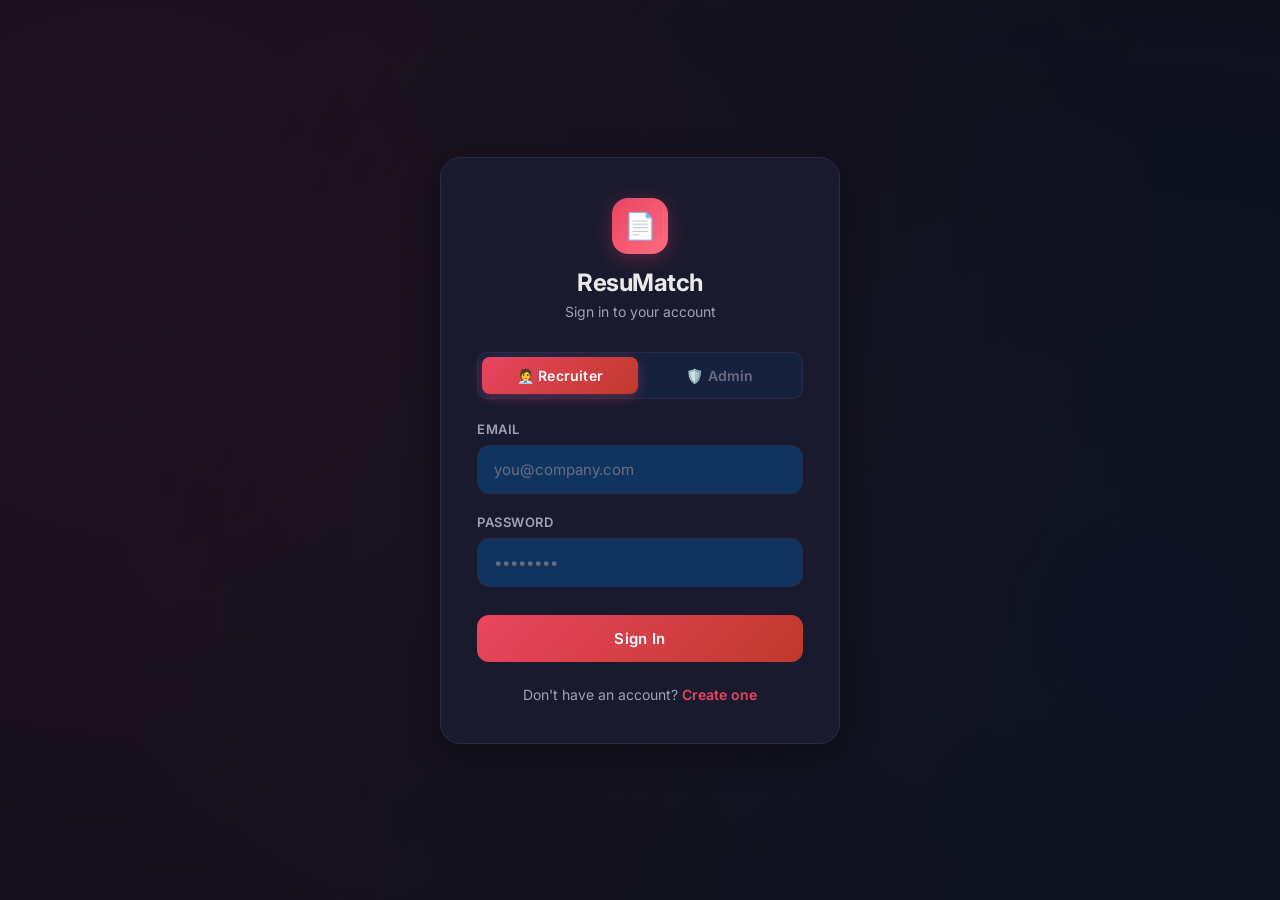
<file: frontend/index.html>
<!DOCTYPE html>
<html lang="en">
<head>
  <meta charset="UTF-8" />
  <meta name="viewport" content="width=device-width, initial-scale=1.0" />
  <meta name="description" content="ResuMatch - AI-Driven Applicant Tracking System. Sign in to manage your recruiting pipeline." />
  <title>ResuMatch — Login</title>
  <link rel="preconnect" href="https://fonts.googleapis.com" />
  <link href="https://fonts.googleapis.com/css2?family=Inter:wght@400;500;600;700&display=swap" rel="stylesheet" />
  <link rel="stylesheet" href="css/style.css" />
</head>
<body>
  <div class="auth-wrapper">
    <div class="auth-card">
      <!-- Brand -->
      <div class="brand">
        <div class="brand-icon">📄</div>
        <h1>ResuMatch</h1>
        <p>Sign in to your account</p>
      </div>

      <!-- Login Form -->
      <form id="login-form" onsubmit="handleLogin(event)">

        <!-- Role Toggle -->
        <div class="role-toggle" id="role-toggle">
          <button type="button" class="role-tab active" id="role-recruiter" onclick="selectRole('recruiter')">
            🧑‍💼 Recruiter
          </button>
          <button type="button" class="role-tab" id="role-admin" onclick="selectRole('admin')">
            🛡️ Admin
          </button>
        </div>
        <input type="hidden" id="login-role" value="recruiter" />

        <div class="form-group">
          <label for="email">Email</label>
          <input type="email" id="email" placeholder="you@company.com" required />
        </div>

        <div class="form-group">
          <label for="password">Password</label>
          <input type="password" id="password" placeholder="••••••••" required />
        </div>

        <button type="submit" class="btn-primary" id="login-btn">Sign In</button>
      </form>

      <!-- Footer -->
      <div class="auth-footer">
        Don't have an account? <a href="signup.html">Create one</a>
      </div>
    </div>
  </div>

  <script src="js/auth.js"></script>
  <script>redirectIfLoggedIn();</script>
</body>
</html>
</file>
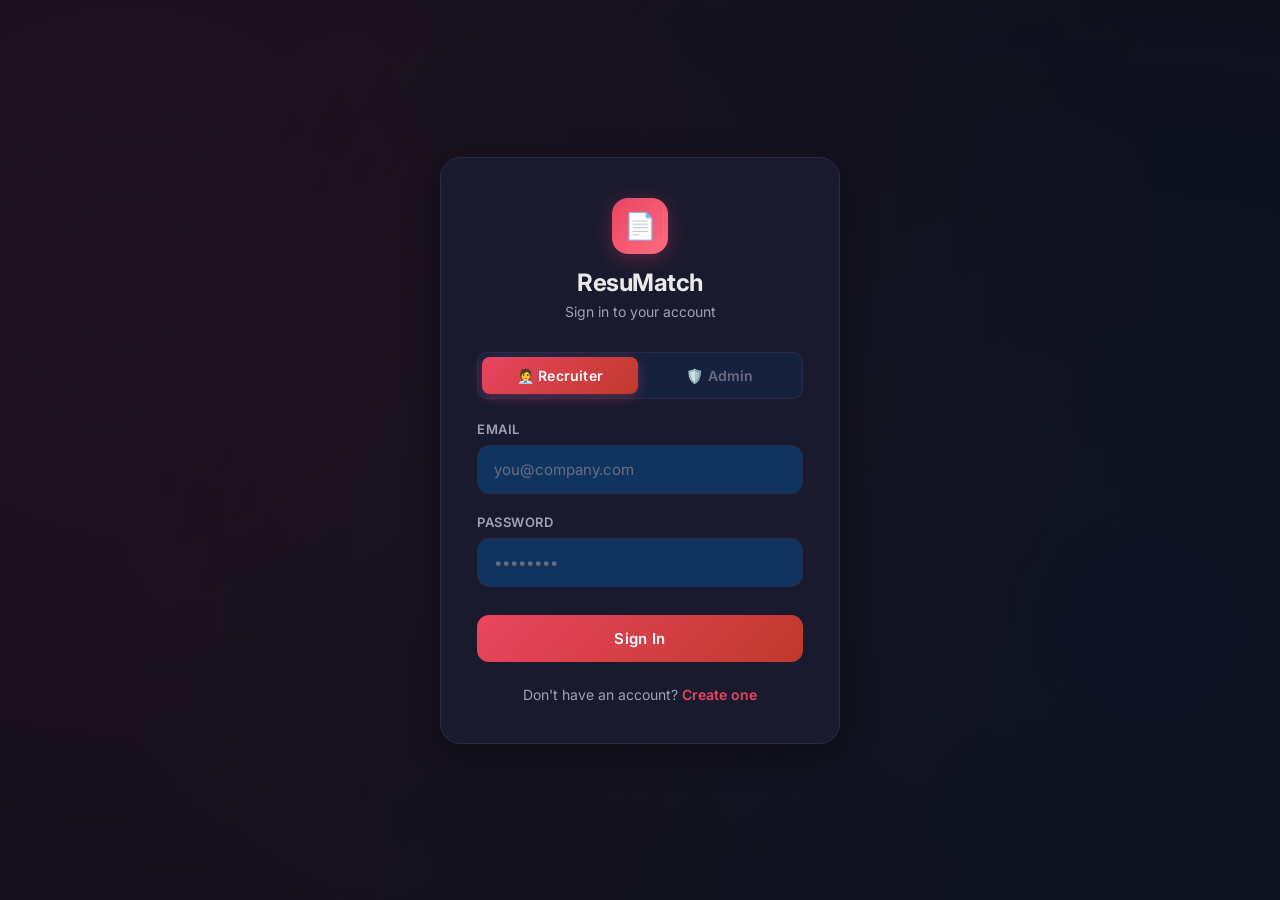
<file: frontend/dashboard.html>
<!DOCTYPE html>
<html lang="en">
<head>
  <meta charset="UTF-8" />
  <meta name="viewport" content="width=device-width, initial-scale=1.0" />
  <meta name="description" content="ResuMatch Dashboard - Manage your applicant tracking pipeline." />
  <title>ResuMatch — Dashboard</title>
  <link rel="preconnect" href="https://fonts.googleapis.com" />
  <link href="https://fonts.googleapis.com/css2?family=Inter:wght@400;500;600;700&display=swap" rel="stylesheet" />
  <link rel="stylesheet" href="css/style.css" />
</head>
<body class="app-body">

  <!-- ── Top Navigation ──────────────────────────────────── -->
  <nav class="top-nav" id="top-nav">
    <div class="nav-inner">
      <a href="dashboard.html" class="nav-brand">
        <div class="nav-brand-icon">📄</div>
        <span>ResuMatch</span>
      </a>
      <div class="nav-links">
        <a href="dashboard.html" class="nav-link active" id="nav-dashboard">Dashboard</a>
        <a href="jobs.html" class="nav-link" id="nav-jobs">Jobs</a>
      </div>
      <div class="nav-user">
        <span class="nav-user-name" id="nav-user-name"></span>
        <button class="nav-logout-btn" id="nav-logout-btn" onclick="logout()">Sign Out</button>
      </div>
    </div>
  </nav>

  <!-- ── Page Content ────────────────────────────────────── -->
  <main class="page-content" style="max-width: 960px;">

    <!-- ── Overview Cards ──────────────────────────────── -->
    <div class="overview-grid" id="overview-grid">

      <!-- Total Jobs -->
      <div class="stat-card" id="rc-stat-jobs">
        <div class="stat-icon stat-icon--pink">💼</div>
        <div class="stat-body">
          <div class="stat-value" id="rc-total-jobs">—</div>
          <div class="stat-label">My Jobs</div>
          <div class="stat-sub" id="rc-jobs-sub">— open · — closed</div>
        </div>
      </div>

      <!-- Resumes Processed -->
      <div class="stat-card" id="rc-stat-resumes">
        <div class="stat-icon stat-icon--teal">📄</div>
        <div class="stat-body">
          <div class="stat-value" id="rc-total-resumes">—</div>
          <div class="stat-label">Resumes Processed</div>
        </div>
      </div>

      <!-- Avg Match Score -->
      <div class="stat-card" id="rc-stat-score">
        <div class="stat-icon stat-icon--gold">⭐</div>
        <div class="stat-body">
          <div class="stat-value" id="rc-avg-score">—</div>
          <div class="stat-label">Avg Match Score</div>
        </div>
      </div>

      <!-- Best Match -->
      <div class="stat-card" id="rc-stat-best">
        <div class="stat-icon stat-icon--blue">🏆</div>
        <div class="stat-body">
          <div class="stat-value" id="rc-best-match">—</div>
          <div class="stat-label">Best Match</div>
          <div class="stat-sub">Top candidate score</div>
        </div>
      </div>

    </div>

    <!-- ── Profile Card ─────────────────────────────────── -->
    <div class="dashboard-card">
      <!-- Welcome -->
      <h1 class="welcome">Welcome, <span id="user-name">...</span> 👋</h1>
      <p class="subtitle">Here's your profile overview</p>

      <!-- Profile Info -->
      <div class="profile-grid">
        <div class="profile-item">
          <span class="label">Name</span>
          <span class="value" id="profile-name">—</span>
        </div>
        <div class="profile-item">
          <span class="label">Email</span>
          <span class="value" id="profile-email">—</span>
        </div>
        <div class="profile-item">
          <span class="label">Role</span>
          <span class="value" id="profile-role">—</span>
        </div>
        <div class="profile-item">
          <span class="label">Joined</span>
          <span class="value" id="profile-joined">—</span>
        </div>
      </div>

      <!-- Quick Actions -->
      <div class="quick-actions">
        <a href="jobs.html" class="quick-action-link" id="go-to-jobs">
          📋 Manage Job Postings
          <span class="arrow">→</span>
        </a>
      </div>
    </div>
  </main>

  <script src="js/auth.js"></script>
  <script>
    loadDashboard();
    loadRecruiterStats();
    // Show user name in nav
    const user = getUser();
    if (user) {
      document.getElementById("nav-user-name").textContent = user.name;
    }
  </script>
</body>
</html>
</file>
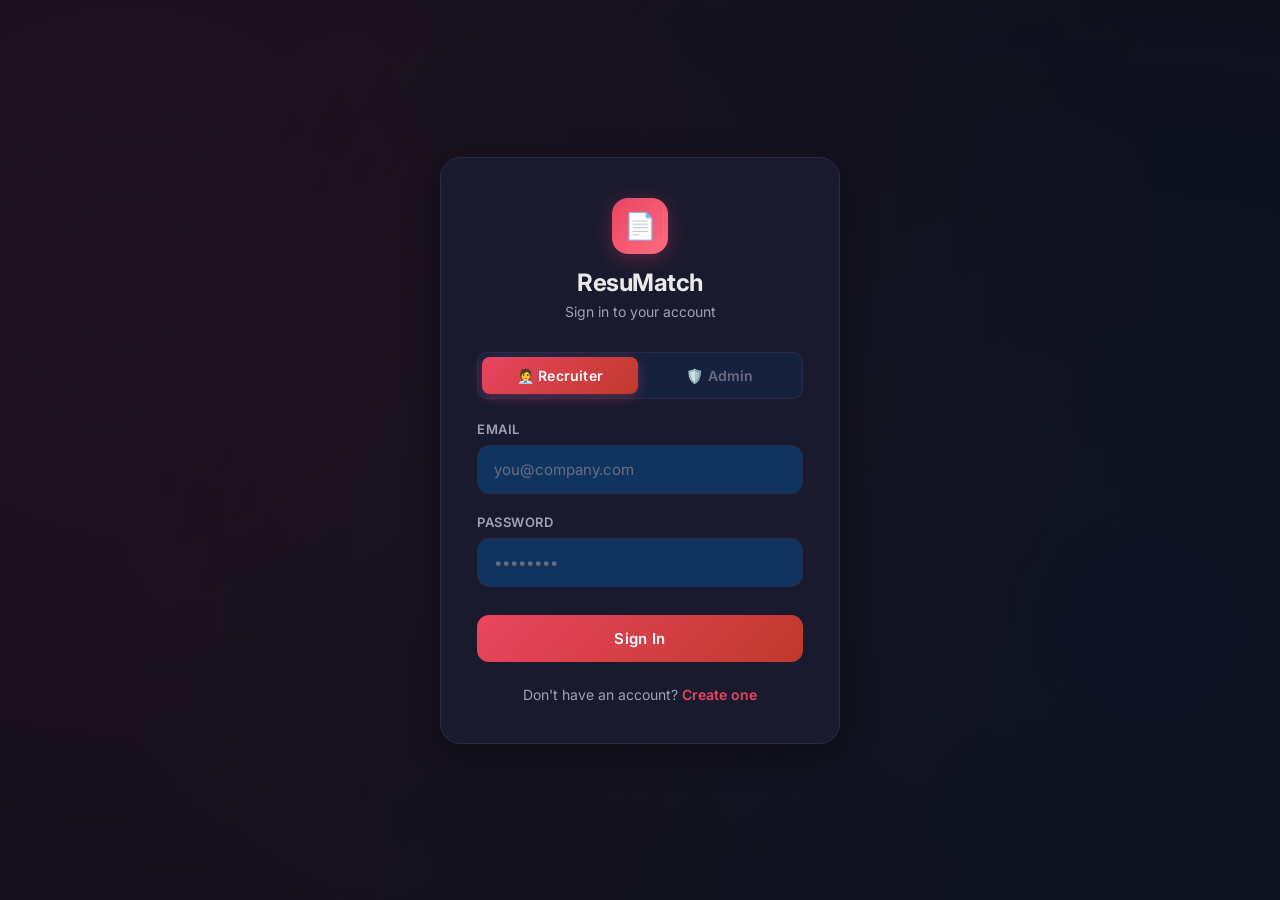
<file: frontend/jobs.html>
<!DOCTYPE html>
<html lang="en">
<head>
  <meta charset="UTF-8" />
  <meta name="viewport" content="width=device-width, initial-scale=1.0" />
  <meta name="description" content="ResuMatch — Manage your job postings and recruiting pipeline." />
  <title>ResuMatch — Job Postings</title>
  <link rel="preconnect" href="https://fonts.googleapis.com" />
  <link href="https://fonts.googleapis.com/css2?family=Inter:wght@400;500;600;700&display=swap" rel="stylesheet" />
  <link rel="stylesheet" href="css/style.css" />
</head>
<body class="app-body">

  <!-- ── Top Navigation ──────────────────────────────────── -->
  <nav class="top-nav" id="top-nav">
    <div class="nav-inner">
      <a href="dashboard.html" class="nav-brand">
        <div class="nav-brand-icon">📄</div>
        <span>ResuMatch</span>
      </a>
      <div class="nav-links">
        <a href="dashboard.html" class="nav-link" id="nav-dashboard">Dashboard</a>
        <a href="jobs.html" class="nav-link active" id="nav-jobs">Jobs</a>
      </div>
      <div class="nav-user">
        <span class="nav-user-name" id="nav-user-name"></span>
        <button class="nav-logout-btn" id="nav-logout-btn" onclick="logout()">Sign Out</button>
      </div>
    </div>
  </nav>

  <!-- ── Page Content: Jobs List ─────────────────────────── -->
  <main class="page-content" id="jobs-list-view">

    <!-- Header -->
    <div class="page-header">
      <div class="page-header-left">
        <h1>Job Postings</h1>
        <span class="count-badge" id="job-count-badge">0</span>
      </div>
      <button class="btn-create" id="btn-new-job" onclick="openCreateModal()">
        <span class="btn-icon">＋</span> New Job
      </button>
    </div>

    <!-- Jobs Grid -->
    <div class="jobs-grid" id="jobs-grid">
      <!-- Rendered by JS -->
    </div>

    <!-- Empty State -->
    <div class="empty-state hidden" id="empty-state">
      <div class="empty-icon">📋</div>
      <h2>No job postings yet</h2>
      <p>Create your first job posting to start attracting candidates.</p>
      <button class="btn-create" onclick="openCreateModal()">
        <span class="btn-icon">＋</span> Create First Job
      </button>
    </div>

    <!-- Loading State -->
    <div class="jobs-loading" id="jobs-loading">
      <span class="spinner"></span> Loading jobs...
    </div>
  </main>

  <!-- ── Full Page: Upload & Score Resumes ────────────────── -->
  <main class="page-content hidden" id="upload-page-view">

    <!-- Back button + Header -->
    <div class="page-header">
      <div class="page-header-left">
        <button class="btn-back" id="btn-back-to-jobs" onclick="backToJobs()">
          <svg width="20" height="20" viewBox="0 0 24 24" fill="none" stroke="currentColor" stroke-width="2" stroke-linecap="round" stroke-linejoin="round"><polyline points="15 18 9 12 15 6"/></svg>
          Back
        </button>
        <h1 id="upload-page-title">Upload & Score Resumes</h1>
      </div>
      <button class="btn-delete-job hidden" id="btn-delete-job-page" onclick="deleteJobFromPage()">
        <svg width="16" height="16" viewBox="0 0 24 24" fill="none" stroke="currentColor" stroke-width="2" stroke-linecap="round" stroke-linejoin="round"><polyline points="3 6 5 6 21 6"/><path d="M19 6v14a2 2 0 0 1-2 2H7a2 2 0 0 1-2-2V6m3 0V4a2 2 0 0 1 2-2h4a2 2 0 0 1 2 2v2"/></svg>
        Delete Job & Results
      </button>
    </div>

    <p class="upload-page-subtitle">Job: <strong id="upload-job-name"></strong></p>

    <!-- Upload Content Area -->
    <div class="upload-page-content">

      <!-- Step 1: Dropzone -->
      <div id="upload-step-dropzone">
        <div class="upload-dropzone" id="upload-dropzone"
             ondrop="handleUploadDrop(event)"
             ondragover="handleUploadDragOver(event)"
             ondragleave="handleUploadDragLeave(event)"
             onclick="triggerFileInput()">
          <div class="dropzone-icon">
            <svg width="48" height="48" viewBox="0 0 24 24" fill="none" stroke="currentColor" stroke-width="1.5" stroke-linecap="round" stroke-linejoin="round">
              <path d="M21 15v4a2 2 0 0 1-2 2H5a2 2 0 0 1-2-2v-4"/>
              <polyline points="17 8 12 3 7 8"/>
              <line x1="12" y1="3" x2="12" y2="15"/>
            </svg>
          </div>
          <p class="dropzone-text">Drag & drop resumes here</p>
          <p class="dropzone-hint">or click to browse files</p>
          <span class="dropzone-formats">PDF, DOC, DOCX · Max 10 MB each</span>
        </div>
        <input type="file" id="resume-file-input" class="hidden" multiple
               accept=".pdf,.doc,.docx,application/pdf,application/msword,application/vnd.openxmlformats-officedocument.wordprocessingml.document"
               onchange="handleFileInputChange(event)" />

        <!-- File list -->
        <div class="upload-file-list" id="upload-file-list"></div>

        <!-- Upload action -->
        <div class="upload-page-actions" id="upload-actions">
          <button type="button" class="btn-primary upload-btn-full" id="submit-upload-btn" disabled onclick="uploadResumes()">
            <svg width="18" height="18" viewBox="0 0 24 24" fill="none" stroke="currentColor" stroke-width="2" stroke-linecap="round" stroke-linejoin="round" style="vertical-align: middle; margin-right: 6px;"><path d="M21 15v4a2 2 0 0 1-2 2H5a2 2 0 0 1-2-2v-4"/><polyline points="17 8 12 3 7 8"/><line x1="12" y1="3" x2="12" y2="15"/></svg>
            Upload & Get Scores
          </button>
        </div>
      </div>

      <!-- Step 2: Progress -->
      <div class="upload-progress-area hidden" id="upload-progress-area">
        <div class="upload-progress-track">
          <div class="upload-progress-bar" id="upload-progress-bar"></div>
        </div>
        <p class="upload-progress-text" id="upload-progress-text">Uploading & parsing… 0%</p>
      </div>

      <!-- Step 3: Results Table -->
      <div class="results-area hidden" id="results-area">
        <div class="results-header">
          <h3>📊 Match Results</h3>
          <span class="results-count" id="results-count"></span>
        </div>
        <div class="results-table-wrapper">
          <table class="results-table" id="results-table">
            <thead>
              <tr>
                <th>Rank</th>
                <th>Resume ID</th>
                <th>Name</th>
                <th>Email</th>
                <th>Skills</th>
                <th>Score</th>
              </tr>
            </thead>
            <tbody id="results-tbody">
              <!-- Rendered by JS -->
            </tbody>
          </table>
        </div>
      </div>
    </div>
  </main>

  <!-- ── Create Job Modal ────────────────────────────────── -->
  <div class="modal-overlay hidden" id="create-modal">
    <div class="modal-card">
      <div class="modal-header">
        <h2>Create New Job</h2>
        <button class="modal-close" id="modal-close-btn" onclick="closeCreateModal()">✕</button>
      </div>
      <form id="create-job-form" onsubmit="handleCreateJob(event)">
        <div class="modal-body">
          <div class="form-group">
            <label for="job-title">Job Title *</label>
            <input type="text" id="job-title" placeholder="e.g. Senior Frontend Engineer" required />
          </div>
          <div class="form-row">
            <div class="form-group">
              <label for="job-department">Department</label>
              <input type="text" id="job-department" placeholder="e.g. Engineering" />
            </div>
            <div class="form-group">
              <label for="job-location">Location</label>
              <input type="text" id="job-location" placeholder="e.g. Remote / NYC" />
            </div>
          </div>
          <div class="form-group">
            <label for="job-type">Type</label>
            <select id="job-type">
              <option value="Full-time">Full-time</option>
              <option value="Part-time">Part-time</option>
              <option value="Contract">Contract</option>
              <option value="Internship">Internship</option>
            </select>
          </div>
          <div class="form-group">
            <label for="job-description">Description</label>
            <textarea id="job-description" rows="4" placeholder="Describe the role, responsibilities, and team..."></textarea>
          </div>
          <div class="form-group">
            <label for="job-requirements">Requirements</label>
            <textarea id="job-requirements" rows="3" placeholder="Skills, experience, and qualifications needed..."></textarea>
          </div>
        </div>
        <div class="modal-footer">
          <button type="button" class="btn-secondary" onclick="closeCreateModal()">Cancel</button>
          <button type="submit" class="btn-primary" id="create-job-btn">Create Job</button>
        </div>
      </form>
    </div>
  </div>

  <!-- ── Delete Confirmation Modal ───────────────────────── -->
  <div class="modal-overlay hidden" id="delete-modal">
    <div class="modal-card modal-sm">
      <div class="modal-header">
        <h2>Delete Job</h2>
        <button class="modal-close" id="delete-modal-close" onclick="closeDeleteModal()">✕</button>
      </div>
      <div class="modal-body">
        <p class="delete-msg">Are you sure you want to delete <strong id="delete-job-title"></strong>? This action cannot be undone.</p>
      </div>
      <div class="modal-footer">
        <button type="button" class="btn-secondary" onclick="closeDeleteModal()">Cancel</button>
        <button type="button" class="btn-danger" id="confirm-delete-btn" onclick="confirmDelete()">Delete</button>
      </div>
    </div>
  </div>

  <script src="js/auth.js"></script>
  <script src="js/jobs.js"></script>
  <script>initJobsPage();</script>
</body>
</html>
</file>
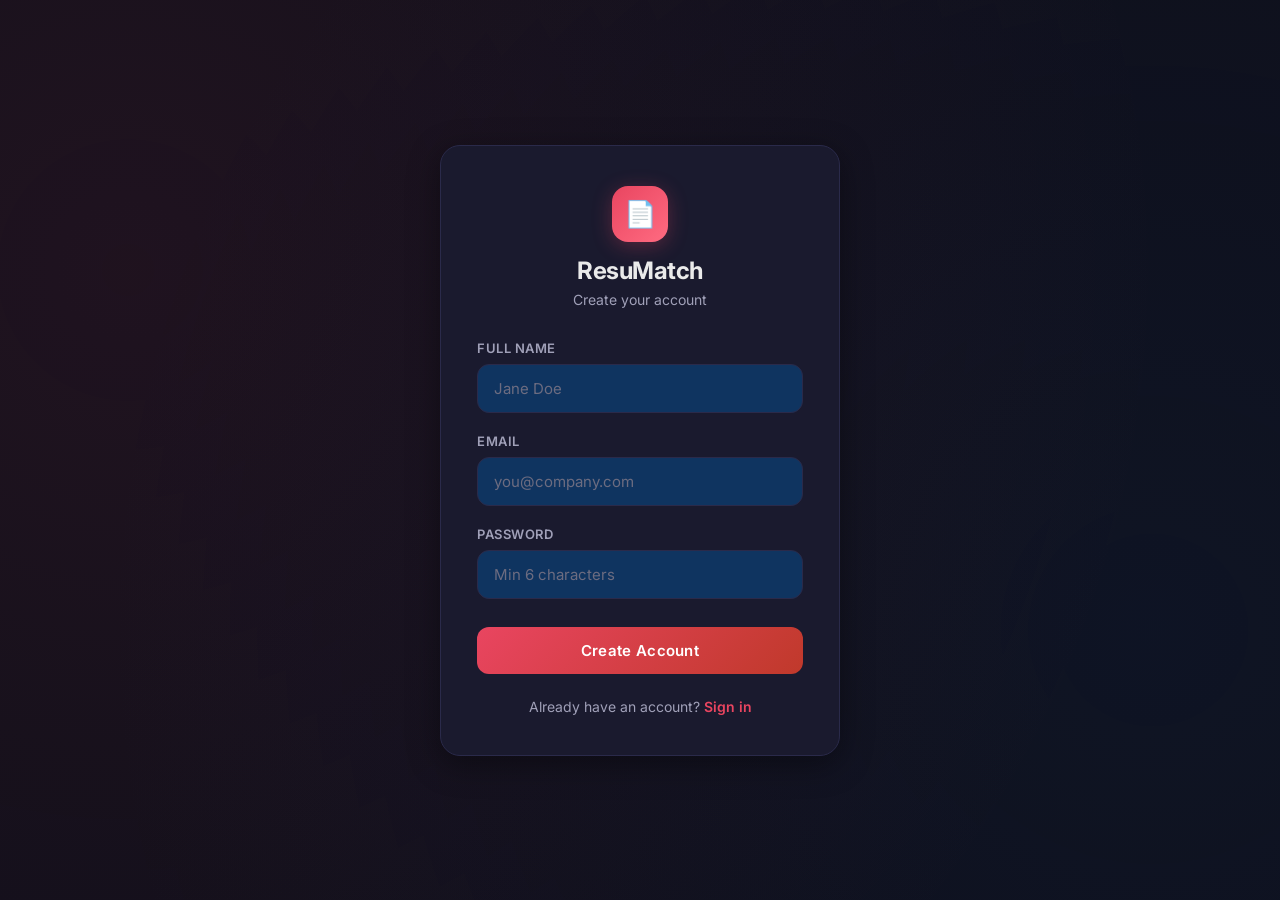
<file: frontend/signup.html>
<!DOCTYPE html>
<html lang="en">
<head>
  <meta charset="UTF-8" />
  <meta name="viewport" content="width=device-width, initial-scale=1.0" />
  <meta name="description" content="Create your ResuMatch account to start matching candidates to jobs." />
  <title>ResuMatch — Sign Up</title>
  <link rel="preconnect" href="https://fonts.googleapis.com" />
  <link href="https://fonts.googleapis.com/css2?family=Inter:wght@400;500;600;700&display=swap" rel="stylesheet" />
  <link rel="stylesheet" href="css/style.css" />
</head>
<body>
  <div class="auth-wrapper">
    <div class="auth-card">
      <!-- Brand -->
      <div class="brand">
        <div class="brand-icon">📄</div>
        <h1>ResuMatch</h1>
        <p>Create your account</p>
      </div>

      <!-- Signup Form -->
      <form id="signup-form" onsubmit="handleSignup(event)">
        <div class="form-group">
          <label for="name">Full Name</label>
          <input type="text" id="name" placeholder="Jane Doe" required />
        </div>

        <div class="form-group">
          <label for="email">Email</label>
          <input type="email" id="email" placeholder="you@company.com" required />
        </div>

        <div class="form-group">
          <label for="password">Password</label>
          <input type="password" id="password" placeholder="Min 6 characters" required minlength="6" />
        </div>

        <button type="submit" class="btn-primary" id="signup-btn">Create Account</button>
      </form>

      <!-- Footer -->
      <div class="auth-footer">
        Already have an account? <a href="index.html">Sign in</a>
      </div>
    </div>
  </div>

  <script src="js/auth.js"></script>
  <script>redirectIfLoggedIn();</script>
</body>
</html>
</file>
<file: frontend/css/style.css>
/* ── CSS Variables & Reset ─────────────────────────────── */
:root {
  --bg-primary: #0f0f1a;
  --bg-secondary: #1a1a2e;
  --bg-card: #16213e;
  --bg-input: #0f3460;
  --accent: #e94560;
  --accent-hover: #ff6b81;
  --text-primary: #eaeaea;
  --text-secondary: #a0a0b8;
  --text-muted: #6c6c80;
  --border: #2a2a4a;
  --success: #2ecc71;
  --error: #e74c3c;
  --radius: 12px;
  --shadow: 0 8px 32px rgba(0, 0, 0, 0.4);
  --transition: 0.3s ease;
}

* {
  margin: 0;
  padding: 0;
  box-sizing: border-box;
}

body {
  font-family: 'Inter', 'Segoe UI', sans-serif;
  background: var(--bg-primary);
  color: var(--text-primary);
  min-height: 100vh;
  display: flex;
  align-items: center;
  justify-content: center;
  overflow: hidden;
}

/* ── Animated Background ──────────────────────────────── */
body::before {
  content: '';
  position: fixed;
  top: -50%;
  left: -50%;
  width: 200%;
  height: 200%;
  background: radial-gradient(circle at 30% 40%, rgba(233, 69, 96, 0.08) 0%, transparent 50%),
              radial-gradient(circle at 70% 60%, rgba(15, 52, 96, 0.15) 0%, transparent 50%);
  animation: bgFloat 20s ease-in-out infinite alternate;
  z-index: 0;
  pointer-events: none;
}

@keyframes bgFloat {
  0% { transform: translate(0, 0) rotate(0deg); }
  100% { transform: translate(-30px, -20px) rotate(3deg); }
}

/* ── Auth Container ───────────────────────────────────── */
.auth-wrapper {
  position: relative;
  z-index: 1;
  width: 100%;
  max-width: 440px;
  padding: 20px;
}

.auth-card {
  background: var(--bg-secondary);
  border: 1px solid var(--border);
  border-radius: 20px;
  padding: 40px 36px;
  box-shadow: var(--shadow);
  backdrop-filter: blur(10px);
  animation: cardSlideUp 0.6s ease-out;
}

@keyframes cardSlideUp {
  from { opacity: 0; transform: translateY(30px); }
  to { opacity: 1; transform: translateY(0); }
}

/* ── Logo / Brand ─────────────────────────────────────── */
.brand {
  text-align: center;
  margin-bottom: 32px;
}

.brand-icon {
  width: 56px;
  height: 56px;
  background: linear-gradient(135deg, var(--accent), #ff6b81);
  border-radius: 16px;
  display: inline-flex;
  align-items: center;
  justify-content: center;
  font-size: 26px;
  margin-bottom: 14px;
  box-shadow: 0 4px 20px rgba(233, 69, 96, 0.3);
}

.brand h1 {
  font-size: 24px;
  font-weight: 700;
  letter-spacing: -0.5px;
}

.brand p {
  color: var(--text-secondary);
  font-size: 14px;
  margin-top: 6px;
}

/* ── Form ─────────────────────────────────────────────── */
.form-group {
  margin-bottom: 20px;
}

.form-group label {
  display: block;
  font-size: 13px;
  font-weight: 600;
  color: var(--text-secondary);
  margin-bottom: 8px;
  text-transform: uppercase;
  letter-spacing: 0.5px;
}

.form-group input,
.form-group select {
  width: 100%;
  padding: 14px 16px;
  background: var(--bg-input);
  border: 1px solid var(--border);
  border-radius: var(--radius);
  color: var(--text-primary);
  font-size: 15px;
  font-family: inherit;
  transition: border-color var(--transition), box-shadow var(--transition);
  outline: none;
}

.form-group input::placeholder {
  color: var(--text-muted);
}

.form-group input:focus,
.form-group select:focus {
  border-color: var(--accent);
  box-shadow: 0 0 0 3px rgba(233, 69, 96, 0.15);
}

.form-group select option {
  background: var(--bg-secondary);
  color: var(--text-primary);
}

/* ── Button ───────────────────────────────────────────── */
.btn-primary {
  width: 100%;
  padding: 14px;
  background: linear-gradient(135deg, var(--accent), #c0392b);
  color: #fff;
  border: none;
  border-radius: var(--radius);
  font-size: 15px;
  font-weight: 600;
  font-family: inherit;
  cursor: pointer;
  transition: transform var(--transition), box-shadow var(--transition);
  margin-top: 8px;
  letter-spacing: 0.3px;
}

.btn-primary:hover {
  transform: translateY(-2px);
  box-shadow: 0 6px 24px rgba(233, 69, 96, 0.35);
}

.btn-primary:active {
  transform: translateY(0);
}

.btn-primary:disabled {
  opacity: 0.6;
  cursor: not-allowed;
  transform: none;
}

/* ── Footer Link ──────────────────────────────────────── */
.auth-footer {
  text-align: center;
  margin-top: 24px;
  font-size: 14px;
  color: var(--text-secondary);
}

.auth-footer a {
  color: var(--accent);
  text-decoration: none;
  font-weight: 600;
  transition: color var(--transition);
}

.auth-footer a:hover {
  color: var(--accent-hover);
}

/* ── Toast / Alert ────────────────────────────────────── */
.toast {
  position: fixed;
  top: 24px;
  right: 24px;
  padding: 14px 24px;
  border-radius: var(--radius);
  font-size: 14px;
  font-weight: 500;
  z-index: 1000;
  animation: toastIn 0.4s ease-out;
  max-width: 360px;
  box-shadow: 0 8px 30px rgba(0,0,0,0.3);
}

.toast.success {
  background: var(--success);
  color: #fff;
}

.toast.error {
  background: var(--error);
  color: #fff;
}

@keyframes toastIn {
  from { opacity: 0; transform: translateX(40px); }
  to { opacity: 1; transform: translateX(0); }
}

/* ── Dashboard Layout ─────────────────────────────────── */
.dashboard-wrapper {
  position: relative;
  z-index: 1;
  width: 100%;
  max-width: 640px;
  padding: 20px;
}

.dashboard-card {
  background: var(--bg-secondary);
  border: 1px solid var(--border);
  border-radius: 20px;
  padding: 40px 36px;
  box-shadow: var(--shadow);
  animation: cardSlideUp 0.6s ease-out;
}

.dashboard-card .welcome {
  font-size: 28px;
  font-weight: 700;
  margin-bottom: 6px;
}

.dashboard-card .welcome span {
  color: var(--accent);
}

.dashboard-card .subtitle {
  color: var(--text-secondary);
  font-size: 15px;
  margin-bottom: 32px;
}

.profile-grid {
  display: grid;
  gap: 16px;
  margin-bottom: 28px;
}

.profile-item {
  display: flex;
  justify-content: space-between;
  align-items: center;
  background: var(--bg-card);
  padding: 14px 18px;
  border-radius: var(--radius);
  border: 1px solid var(--border);
}

.profile-item .label {
  font-size: 13px;
  color: var(--text-muted);
  text-transform: uppercase;
  letter-spacing: 0.5px;
  font-weight: 600;
}

.profile-item .value {
  font-size: 15px;
  font-weight: 500;
  color: var(--text-primary);
}

.btn-logout {
  width: 100%;
  padding: 14px;
  background: transparent;
  border: 1px solid var(--border);
  color: var(--text-secondary);
  border-radius: var(--radius);
  font-size: 14px;
  font-weight: 600;
  cursor: pointer;
  font-family: inherit;
  transition: all var(--transition);
}

.btn-logout:hover {
  border-color: var(--accent);
  color: var(--accent);
  background: rgba(233, 69, 96, 0.05);
}

/* ── Loading Spinner ──────────────────────────────────── */
.spinner {
  display: inline-block;
  width: 18px;
  height: 18px;
  border: 2px solid rgba(255,255,255,0.3);
  border-top-color: #fff;
  border-radius: 50%;
  animation: spin 0.6s linear infinite;
  vertical-align: middle;
  margin-right: 8px;
}

@keyframes spin {
  to { transform: rotate(360deg); }
}

/* ── App Body (for pages with nav) ───────────────────────── */
.app-body {
  flex-direction: column;
  align-items: stretch;
  justify-content: flex-start;
  overflow: auto;
}

/* ── Top Navigation ──────────────────────────────────────── */
.top-nav {
  position: sticky;
  top: 0;
  z-index: 100;
  background: rgba(26, 26, 46, 0.85);
  backdrop-filter: blur(16px);
  border-bottom: 1px solid var(--border);
  padding: 0 24px;
}

.nav-inner {
  max-width: 1100px;
  margin: 0 auto;
  display: flex;
  align-items: center;
  height: 64px;
  gap: 32px;
}

.nav-brand {
  display: flex;
  align-items: center;
  gap: 10px;
  text-decoration: none;
  color: var(--text-primary);
  font-weight: 700;
  font-size: 18px;
  flex-shrink: 0;
}

.nav-brand-icon {
  width: 36px;
  height: 36px;
  background: linear-gradient(135deg, var(--accent), #ff6b81);
  border-radius: 10px;
  display: flex;
  align-items: center;
  justify-content: center;
  font-size: 18px;
  box-shadow: 0 2px 12px rgba(233, 69, 96, 0.25);
}

.nav-links {
  display: flex;
  gap: 4px;
}

.nav-link {
  padding: 8px 16px;
  border-radius: 8px;
  color: var(--text-secondary);
  text-decoration: none;
  font-size: 14px;
  font-weight: 500;
  transition: all var(--transition);
}

.nav-link:hover {
  color: var(--text-primary);
  background: rgba(255,255,255, 0.05);
}

.nav-link.active {
  color: var(--accent);
  background: rgba(233, 69, 96, 0.1);
}

.nav-user {
  margin-left: auto;
  display: flex;
  align-items: center;
  gap: 16px;
}

.nav-user-name {
  font-size: 14px;
  color: var(--text-secondary);
  font-weight: 500;
}

.nav-logout-btn {
  padding: 7px 16px;
  border-radius: 8px;
  border: 1px solid var(--border);
  background: transparent;
  color: var(--text-secondary);
  font-size: 13px;
  font-weight: 600;
  cursor: pointer;
  font-family: inherit;
  transition: all var(--transition);
}

.nav-logout-btn:hover {
  border-color: var(--accent);
  color: var(--accent);
}

/* ── Page Content ────────────────────────────────────────── */
.page-content {
  max-width: 1100px;
  width: 100%;
  margin: 0 auto;
  padding: 32px 24px 64px;
}

.page-header {
  display: flex;
  align-items: center;
  justify-content: space-between;
  margin-bottom: 24px;
  animation: cardSlideUp 0.5s ease-out;
}

.page-header-left {
  display: flex;
  align-items: center;
  gap: 12px;
}

.page-header h1 {
  font-size: 28px;
  font-weight: 700;
}

.count-badge {
  background: var(--accent);
  color: #fff;
  font-size: 13px;
  font-weight: 700;
  padding: 3px 10px;
  border-radius: 20px;
  min-width: 28px;
  text-align: center;
}

/* ── Create Button ───────────────────────────────────────── */
.btn-create {
  display: inline-flex;
  align-items: center;
  gap: 6px;
  padding: 12px 22px;
  background: linear-gradient(135deg, var(--accent), #c0392b);
  color: #fff;
  border: none;
  border-radius: var(--radius);
  font-size: 14px;
  font-weight: 600;
  font-family: inherit;
  cursor: pointer;
  transition: transform var(--transition), box-shadow var(--transition);
  letter-spacing: 0.3px;
}

.btn-create:hover {
  transform: translateY(-2px);
  box-shadow: 0 6px 24px rgba(233, 69, 96, 0.35);
}

.btn-create:active {
  transform: translateY(0);
}

.btn-icon {
  font-size: 18px;
  line-height: 1;
}

/* ── Back Button ──────────────────────────────────────────── */
.btn-back {
  display: inline-flex;
  align-items: center;
  gap: 4px;
  padding: 8px 16px;
  border-radius: 10px;
  border: 1px solid var(--border);
  background: rgba(255, 255, 255, 0.04);
  color: var(--text-secondary);
  font-size: 14px;
  font-weight: 600;
  font-family: inherit;
  cursor: pointer;
  transition: all var(--transition);
  margin-right: 12px;
}

.btn-back:hover {
  border-color: var(--accent);
  color: var(--accent);
  background: rgba(233, 69, 96, 0.06);
}

.btn-back svg {
  flex-shrink: 0;
}

/* ── Upload Page Subtitle ────────────────────────────────── */
.upload-page-subtitle {
  color: var(--text-secondary);
  font-size: 15px;
  margin-bottom: 28px;
  padding: 12px 20px;
  background: var(--bg-secondary);
  border: 1px solid var(--border);
  border-radius: var(--radius);
  display: inline-block;
  animation: cardSlideUp 0.5s ease-out;
}

.upload-page-subtitle strong {
  color: var(--accent);
}

/* ── Upload Page Content ─────────────────────────────────── */
.upload-page-content {
  max-width: 900px;
  animation: cardSlideUp 0.6s ease-out;
}

.upload-page-actions {
  margin-top: 24px;
  display: flex;
  justify-content: center;
}

.upload-btn-full {
  display: inline-flex;
  align-items: center;
  padding: 16px 40px;
  font-size: 16px;
  font-weight: 700;
  letter-spacing: 0.3px;
  border-radius: 14px;
  gap: 8px;
}

/* ── View Results Button (on card) ───────────────────────── */
.btn-view-results {
  display: inline-flex;
  align-items: center;
  gap: 6px;
  padding: 6px 14px;
  border-radius: 8px;
  border: 1px solid rgba(108, 92, 231, 0.3);
  background: rgba(108, 92, 231, 0.1);
  color: #a29bfe;
  font-size: 12px;
  font-weight: 600;
  font-family: inherit;
  cursor: pointer;
  transition: all var(--transition);
  white-space: nowrap;
}

.btn-view-results svg {
  flex-shrink: 0;
}

.btn-view-results:hover {
  background: rgba(108, 92, 231, 0.22);
  border-color: #a29bfe;
  transform: translateY(-1px);
  box-shadow: 0 4px 12px rgba(108, 92, 231, 0.2);
}

.resume-count-chip {
  display: inline-flex;
  align-items: center;
  justify-content: center;
  min-width: 20px;
  height: 20px;
  padding: 0 6px;
  border-radius: 10px;
  background: rgba(108, 92, 231, 0.25);
  color: #a29bfe;
  font-size: 11px;
  font-weight: 700;
  line-height: 1;
}

/* ── Job Type Badge (replaces status badge) ──────────────── */
.job-type-badge {
  padding: 4px 12px;
  border-radius: 20px;
  font-size: 12px;
  font-weight: 600;
  background: rgba(108, 92, 231, 0.12);
  color: #a29bfe;
  letter-spacing: 0.3px;
}

/* ── Delete Job Button (on results page) ─────────────────── */
.btn-delete-job {
  display: inline-flex;
  align-items: center;
  gap: 8px;
  padding: 10px 20px;
  border-radius: 10px;
  border: 1px solid rgba(231, 76, 60, 0.3);
  background: rgba(231, 76, 60, 0.08);
  color: #e74c3c;
  font-size: 13px;
  font-weight: 600;
  font-family: inherit;
  cursor: pointer;
  transition: all var(--transition);
  white-space: nowrap;
}

.btn-delete-job svg {
  flex-shrink: 0;
}

.btn-delete-job:hover {
  background: rgba(231, 76, 60, 0.18);
  border-color: #e74c3c;
  transform: translateY(-1px);
  box-shadow: 0 4px 16px rgba(231, 76, 60, 0.25);
}

.btn-delete-job:disabled {
  opacity: 0.6;
  cursor: not-allowed;
  transform: none;
  box-shadow: none;
}

/* ── Jobs Grid ───────────────────────────────────────────── */
.jobs-grid {
  display: grid;
  grid-template-columns: repeat(auto-fill, minmax(320px, 1fr));
  gap: 20px;
  animation: cardSlideUp 0.6s ease-out;
}

.job-card {
  background: var(--bg-secondary);
  border: 1px solid var(--border);
  border-radius: 16px;
  padding: 24px;
  transition: transform var(--transition), box-shadow var(--transition), border-color var(--transition);
  display: flex;
  flex-direction: column;
}

.job-card:hover {
  transform: translateY(-4px);
  box-shadow: 0 12px 40px rgba(0, 0, 0, 0.35);
  border-color: rgba(233, 69, 96, 0.25);
}

.job-card-top {
  display: flex;
  align-items: center;
  justify-content: space-between;
  margin-bottom: 14px;
}



.job-action-btn {
  width: 34px;
  height: 34px;
  border-radius: 8px;
  border: 1px solid transparent;
  background: transparent;
  cursor: pointer;
  font-size: 15px;
  display: flex;
  align-items: center;
  justify-content: center;
  transition: all var(--transition);
}

.job-action-btn.delete-btn:hover {
  background: rgba(231, 76, 60, 0.12);
  border-color: rgba(231, 76, 60, 0.3);
}

.job-card-title {
  font-size: 18px;
  font-weight: 700;
  color: var(--text-primary);
  margin-bottom: 10px;
  line-height: 1.3;
}

.job-card-meta {
  display: flex;
  flex-wrap: wrap;
  gap: 12px;
  margin-bottom: 12px;
}

.meta-item {
  font-size: 13px;
  color: var(--text-secondary);
}

.job-card-desc {
  font-size: 14px;
  color: var(--text-muted);
  line-height: 1.6;
  margin-bottom: 16px;
  flex: 1;
}

.job-card-footer {
  display: flex;
  align-items: center;
  justify-content: space-between;
  padding-top: 14px;
  border-top: 1px solid var(--border);
  margin-top: auto;
}

.job-date {
  font-size: 12px;
  color: var(--text-muted);
}

/* ── Empty State ─────────────────────────────────────────── */
.empty-state {
  text-align: center;
  padding: 64px 20px;
  animation: cardSlideUp 0.6s ease-out;
}

.empty-icon {
  font-size: 56px;
  margin-bottom: 16px;
}

.empty-state h2 {
  font-size: 22px;
  font-weight: 700;
  margin-bottom: 8px;
}

.empty-state p {
  color: var(--text-secondary);
  font-size: 15px;
  margin-bottom: 28px;
}

/* ── Loading ─────────────────────────────────────────────── */
.jobs-loading {
  text-align: center;
  padding: 64px 20px;
  color: var(--text-secondary);
  font-size: 15px;
}

/* ── Modal ───────────────────────────────────────────────── */
.modal-overlay {
  position: fixed;
  inset: 0;
  background: rgba(0, 0, 0, 0.6);
  backdrop-filter: blur(6px);
  z-index: 200;
  display: flex;
  align-items: center;
  justify-content: center;
  padding: 20px;
  animation: fadeIn 0.2s ease-out;
}

@keyframes fadeIn {
  from { opacity: 0; }
  to { opacity: 1; }
}

.modal-card {
  background: var(--bg-secondary);
  border: 1px solid var(--border);
  border-radius: 20px;
  width: 100%;
  max-width: 560px;
  max-height: 90vh;
  overflow-y: auto;
  box-shadow: 0 20px 60px rgba(0, 0, 0, 0.5);
  animation: modalSlideUp 0.3s ease-out;
}

.modal-sm {
  max-width: 420px;
}

@keyframes modalSlideUp {
  from { opacity: 0; transform: translateY(20px) scale(0.97); }
  to { opacity: 1; transform: translateY(0) scale(1); }
}

.modal-header {
  display: flex;
  align-items: center;
  justify-content: space-between;
  padding: 24px 28px 0;
}

.modal-header h2 {
  font-size: 20px;
  font-weight: 700;
}

.modal-close {
  width: 34px;
  height: 34px;
  border-radius: 8px;
  border: 1px solid var(--border);
  background: transparent;
  color: var(--text-secondary);
  font-size: 16px;
  cursor: pointer;
  display: flex;
  align-items: center;
  justify-content: center;
  transition: all var(--transition);
}

.modal-close:hover {
  border-color: var(--accent);
  color: var(--accent);
}

.modal-body {
  padding: 24px 28px;
}

.modal-body textarea {
  width: 100%;
  padding: 14px 16px;
  background: var(--bg-input);
  border: 1px solid var(--border);
  border-radius: var(--radius);
  color: var(--text-primary);
  font-size: 15px;
  font-family: inherit;
  transition: border-color var(--transition), box-shadow var(--transition);
  outline: none;
  resize: vertical;
}

.modal-body textarea::placeholder {
  color: var(--text-muted);
}

.modal-body textarea:focus {
  border-color: var(--accent);
  box-shadow: 0 0 0 3px rgba(233, 69, 96, 0.15);
}

.form-row {
  display: grid;
  grid-template-columns: 1fr 1fr;
  gap: 16px;
}

.modal-footer {
  display: flex;
  justify-content: flex-end;
  gap: 12px;
  padding: 0 28px 24px;
}

.btn-secondary {
  padding: 12px 22px;
  border-radius: var(--radius);
  border: 1px solid var(--border);
  background: transparent;
  color: var(--text-secondary);
  font-size: 14px;
  font-weight: 600;
  font-family: inherit;
  cursor: pointer;
  transition: all var(--transition);
}

.btn-secondary:hover {
  border-color: var(--text-muted);
  color: var(--text-primary);
}

.btn-danger {
  padding: 12px 22px;
  border-radius: var(--radius);
  border: none;
  background: linear-gradient(135deg, #e74c3c, #c0392b);
  color: #fff;
  font-size: 14px;
  font-weight: 600;
  font-family: inherit;
  cursor: pointer;
  transition: transform var(--transition), box-shadow var(--transition);
}

.btn-danger:hover {
  transform: translateY(-2px);
  box-shadow: 0 6px 20px rgba(231, 76, 60, 0.35);
}

.btn-danger:disabled {
  opacity: 0.6;
  cursor: not-allowed;
  transform: none;
}

.delete-msg {
  color: var(--text-secondary);
  font-size: 15px;
  line-height: 1.6;
}

.delete-msg strong {
  color: var(--text-primary);
}

/* ── Quick Action Link (Dashboard) ───────────────────────── */
.quick-actions {
  margin-top: 24px;
  padding-top: 20px;
  border-top: 1px solid var(--border);
}

.quick-action-link {
  display: flex;
  align-items: center;
  justify-content: space-between;
  padding: 16px 20px;
  background: var(--bg-card);
  border: 1px solid var(--border);
  border-radius: var(--radius);
  text-decoration: none;
  color: var(--text-primary);
  font-weight: 600;
  font-size: 15px;
  transition: all var(--transition);
}

.quick-action-link:hover {
  border-color: var(--accent);
  background: rgba(233, 69, 96, 0.05);
  transform: translateX(4px);
}

.quick-action-link .arrow {
  color: var(--accent);
  font-size: 18px;
  transition: transform var(--transition);
}

.quick-action-link:hover .arrow {
  transform: translateX(4px);
}

/* ── Upload Resumes Button (on card) ─────────────────────── */
.btn-upload-resume {
  display: inline-flex;
  align-items: center;
  gap: 6px;
  padding: 6px 14px;
  border-radius: 8px;
  border: 1px solid var(--border);
  background: rgba(233, 69, 96, 0.08);
  color: var(--accent);
  font-size: 12px;
  font-weight: 600;
  font-family: inherit;
  cursor: pointer;
  transition: all var(--transition);
  white-space: nowrap;
}

.btn-upload-resume svg {
  flex-shrink: 0;
}

.btn-upload-resume:hover {
  background: rgba(233, 69, 96, 0.18);
  border-color: var(--accent);
  transform: translateY(-1px);
  box-shadow: 0 4px 12px rgba(233, 69, 96, 0.2);
}

/* ── Upload Modal Subtitle ───────────────────────────────── */
.upload-subtitle {
  color: var(--text-secondary);
  font-size: 14px;
  margin-bottom: 20px;
}

.upload-subtitle strong {
  color: var(--text-primary);
}

/* ── Dropzone ────────────────────────────────────────────── */
.upload-dropzone {
  border: 2px dashed var(--border);
  border-radius: 16px;
  padding: 40px 24px;
  text-align: center;
  cursor: pointer;
  transition: all var(--transition);
  background: rgba(15, 52, 96, 0.15);
  margin-bottom: 16px;
}

.upload-dropzone:hover {
  border-color: var(--accent);
  background: rgba(233, 69, 96, 0.05);
}

.upload-dropzone.drag-over {
  border-color: var(--accent);
  background: rgba(233, 69, 96, 0.1);
  transform: scale(1.01);
  box-shadow: inset 0 0 30px rgba(233, 69, 96, 0.08);
}

.dropzone-icon {
  color: var(--text-muted);
  margin-bottom: 12px;
  transition: color var(--transition), transform var(--transition);
}

.upload-dropzone:hover .dropzone-icon,
.upload-dropzone.drag-over .dropzone-icon {
  color: var(--accent);
  transform: translateY(-4px);
}

.dropzone-text {
  font-size: 16px;
  font-weight: 600;
  color: var(--text-primary);
  margin-bottom: 4px;
}

.dropzone-hint {
  font-size: 13px;
  color: var(--text-secondary);
  margin-bottom: 12px;
}

.dropzone-formats {
  font-size: 11px;
  color: var(--text-muted);
  background: rgba(255, 255, 255, 0.04);
  padding: 4px 12px;
  border-radius: 20px;
  letter-spacing: 0.3px;
}

/* ── File List ───────────────────────────────────────────── */
.upload-file-list {
  display: flex;
  flex-direction: column;
  gap: 8px;
  max-height: 220px;
  overflow-y: auto;
  padding-right: 4px;
}

.upload-file-item {
  display: flex;
  align-items: center;
  gap: 12px;
  padding: 12px 14px;
  background: var(--bg-card);
  border: 1px solid var(--border);
  border-radius: 10px;
  animation: fileSlideIn 0.3s ease-out both;
  transition: border-color var(--transition), background var(--transition);
}

.upload-file-item:hover {
  border-color: rgba(233, 69, 96, 0.2);
  background: rgba(22, 33, 62, 0.9);
}

@keyframes fileSlideIn {
  from { opacity: 0; transform: translateX(-12px); }
  to { opacity: 1; transform: translateX(0); }
}

.upload-file-icon {
  font-size: 22px;
  flex-shrink: 0;
  width: 36px;
  height: 36px;
  display: flex;
  align-items: center;
  justify-content: center;
  background: rgba(233, 69, 96, 0.1);
  border-radius: 8px;
}

.upload-file-info {
  flex: 1;
  min-width: 0;
  display: flex;
  flex-direction: column;
  gap: 2px;
}

.upload-file-name {
  font-size: 13px;
  font-weight: 600;
  color: var(--text-primary);
  overflow: hidden;
  text-overflow: ellipsis;
  white-space: nowrap;
}

.upload-file-meta {
  font-size: 11px;
  color: var(--text-muted);
  letter-spacing: 0.3px;
}

.upload-file-remove {
  width: 28px;
  height: 28px;
  border-radius: 6px;
  border: 1px solid transparent;
  background: transparent;
  color: var(--text-muted);
  font-size: 13px;
  cursor: pointer;
  display: flex;
  align-items: center;
  justify-content: center;
  flex-shrink: 0;
  transition: all var(--transition);
}

.upload-file-remove:hover {
  background: rgba(231, 76, 60, 0.12);
  border-color: rgba(231, 76, 60, 0.3);
  color: #e74c3c;
}

/* ── Progress Bar ────────────────────────────────────────── */
.upload-progress-area {
  text-align: center;
  padding: 32px 0;
}

.upload-progress-track {
  width: 100%;
  height: 8px;
  background: var(--bg-card);
  border-radius: 8px;
  overflow: hidden;
  margin-bottom: 14px;
  border: 1px solid var(--border);
}

.upload-progress-bar {
  height: 100%;
  width: 0%;
  background: linear-gradient(90deg, var(--accent), #ff6b81, var(--accent));
  background-size: 200% 100%;
  border-radius: 8px;
  transition: width 0.3s ease;
  animation: progressShimmer 2s linear infinite;
}

@keyframes progressShimmer {
  0% { background-position: 200% 0; }
  100% { background-position: -200% 0; }
}

.upload-progress-text {
  font-size: 14px;
  color: var(--text-secondary);
  font-weight: 500;
}

/* ── Success State ───────────────────────────────────────── */
.upload-success-area {
  text-align: center;
  padding: 32px 0;
}

.success-checkmark {
  width: 64px;
  height: 64px;
  border-radius: 50%;
  background: linear-gradient(135deg, var(--success), #27ae60);
  color: #fff;
  font-size: 30px;
  font-weight: 700;
  display: inline-flex;
  align-items: center;
  justify-content: center;
  margin-bottom: 16px;
  animation: checkPop 0.5s cubic-bezier(0.175, 0.885, 0.32, 1.275);
  box-shadow: 0 6px 24px rgba(46, 204, 113, 0.3);
}

@keyframes checkPop {
  0% { transform: scale(0); opacity: 0; }
  60% { transform: scale(1.15); }
  100% { transform: scale(1); opacity: 1; }
}

.upload-success-area p {
  font-size: 16px;
  color: var(--text-primary);
  font-weight: 500;
}

.upload-success-area strong {
  color: var(--success);
}





/* ── Results Area ────────────────────────────────────────── */
.results-area {
  animation: cardSlideUp 0.4s ease-out;
}

.results-header {
  display: flex;
  align-items: center;
  justify-content: space-between;
  margin-bottom: 16px;
}

.results-header h3 {
  font-size: 18px;
  font-weight: 700;
  color: var(--text-primary);
}

.results-count {
  font-size: 13px;
  color: var(--text-muted);
  background: rgba(255, 255, 255, 0.05);
  padding: 4px 12px;
  border-radius: 20px;
}

/* ── Results Table ───────────────────────────────────────── */
.results-table-wrapper {
  overflow-x: auto;
  border: 1px solid var(--border);
  border-radius: 12px;
  background: var(--bg-card);
}

.results-table {
  width: 100%;
  border-collapse: collapse;
  font-size: 13px;
}

.results-table thead th {
  background: rgba(15, 15, 26, 0.6);
  color: var(--text-muted);
  font-size: 11px;
  font-weight: 700;
  text-transform: uppercase;
  letter-spacing: 0.6px;
  padding: 12px 14px;
  text-align: left;
  border-bottom: 1px solid var(--border);
  white-space: nowrap;
  position: sticky;
  top: 0;
  z-index: 1;
}

.results-table tbody tr {
  transition: background var(--transition);
  border-bottom: 1px solid rgba(42, 42, 74, 0.5);
}

.results-table tbody tr:last-child {
  border-bottom: none;
}

.results-table tbody tr:hover {
  background: rgba(233, 69, 96, 0.04);
}

.results-table td {
  padding: 12px 14px;
  color: var(--text-primary);
  vertical-align: middle;
}

.result-row {
  animation: rowSlideIn 0.3s ease-out both;
}

@keyframes rowSlideIn {
  from { opacity: 0; transform: translateY(8px); }
  to { opacity: 1; transform: translateY(0); }
}

.td-name {
  font-weight: 600;
  white-space: nowrap;
}

.td-email {
  color: var(--text-secondary);
  font-size: 12px;
}

.td-skills {
  font-size: 12px;
  color: var(--text-secondary);
  max-width: 180px;
  overflow: hidden;
  text-overflow: ellipsis;
  white-space: nowrap;
}

/* ── Rank Badges ─────────────────────────────────────────── */
.rank-badge {
  display: inline-flex;
  align-items: center;
  justify-content: center;
  min-width: 28px;
  padding: 3px 8px;
  border-radius: 6px;
  font-size: 12px;
  font-weight: 700;
  background: rgba(255, 255, 255, 0.05);
  color: var(--text-secondary);
}

.rank-gold {
  background: rgba(255, 215, 0, 0.15);
  color: #ffd700;
}

.rank-silver {
  background: rgba(192, 192, 192, 0.15);
  color: #c0c0c0;
}

.rank-bronze {
  background: rgba(205, 127, 50, 0.15);
  color: #cd7f32;
}

/* ── Resume ID Badge ─────────────────────────────────────── */
.resume-id-badge {
  font-family: 'JetBrains Mono', 'Fira Code', 'Consolas', monospace;
  font-size: 12px;
  background: rgba(108, 92, 231, 0.12);
  color: #a29bfe;
  padding: 3px 8px;
  border-radius: 6px;
  letter-spacing: 1px;
}

/* ── Score Badge ──────────────────────────────────────────── */
.score-badge {
  display: inline-block;
  padding: 4px 10px;
  border-radius: 8px;
  font-size: 13px;
  font-weight: 700;
  min-width: 48px;
  text-align: center;
}

.score-high {
  background: rgba(46, 204, 113, 0.15);
  color: #2ecc71;
}

.score-mid {
  background: rgba(241, 196, 15, 0.15);
  color: #f1c40f;
}

.score-low {
  background: rgba(231, 76, 60, 0.15);
  color: #e74c3c;
}

/* ── Table Scrollbar ─────────────────────────────────────── */
.results-table-wrapper::-webkit-scrollbar {
  height: 6px;
}

.results-table-wrapper::-webkit-scrollbar-track {
  background: transparent;
}

.results-table-wrapper::-webkit-scrollbar-thumb {
  background: var(--border);
  border-radius: 4px;
}


.upload-file-list::-webkit-scrollbar {
  width: 5px;
}

.upload-file-list::-webkit-scrollbar-track {
  background: transparent;
}

.upload-file-list::-webkit-scrollbar-thumb {
  background: var(--border);
  border-radius: 4px;
}

.upload-file-list::-webkit-scrollbar-thumb:hover {
  background: var(--text-muted);
}

/* ── Utility ─────────────────────────────────────────────── */
.hidden {
  display: none !important;
}

/* ── Responsive ──────────────────────────────────────────── */
@media (max-width: 600px) {
  .nav-inner {
    gap: 16px;
  }

  .nav-user-name {
    display: none;
  }

  .page-header {
    flex-direction: column;
    align-items: flex-start;
    gap: 16px;
  }

  .jobs-grid {
    grid-template-columns: 1fr;
  }

  .form-row {
    grid-template-columns: 1fr;
  }


}


/* ── Overview / Stat Cards ────────────────────────────── */
.overview-grid {
  display: grid;
  grid-template-columns: repeat(4, 1fr);
  gap: 16px;
  margin-bottom: 24px;
  animation: cardSlideUp 0.5s ease-out;
}

.stat-card {
  background: var(--bg-secondary);
  border: 1px solid var(--border);
  border-radius: var(--radius);
  padding: 22px 20px;
  display: flex;
  align-items: center;
  gap: 16px;
  box-shadow: 0 4px 20px rgba(0, 0, 0, 0.25);
  transition: transform var(--transition), box-shadow var(--transition), border-color var(--transition);
  position: relative;
  overflow: hidden;
}

.stat-card::before {
  content: \'\';
  position: absolute;
  inset: 0;
  background: linear-gradient(135deg, rgba(255,255,255,0.025) 0%, transparent 60%);
  pointer-events: none;
}

.stat-card:hover {
  transform: translateY(-3px);
  box-shadow: 0 8px 32px rgba(0, 0, 0, 0.4);
  border-color: rgba(233, 69, 96, 0.35);
}

.stat-icon {
  width: 48px;
  height: 48px;
  border-radius: 14px;
  display: flex;
  align-items: center;
  justify-content: center;
  font-size: 22px;
  flex-shrink: 0;
}

.stat-icon--blue { background: rgba(52, 152, 219, 0.18); box-shadow: 0 2px 12px rgba(52,152,219,0.2); }
.stat-icon--pink { background: rgba(233, 69, 96, 0.18);  box-shadow: 0 2px 12px rgba(233,69,96,0.2); }
.stat-icon--teal { background: rgba(26, 188, 156, 0.18); box-shadow: 0 2px 12px rgba(26,188,156,0.2); }
.stat-icon--gold { background: rgba(241, 196, 15, 0.18); box-shadow: 0 2px 12px rgba(241,196,15,0.2); }

.stat-body { min-width: 0; }

.stat-value {
  font-size: 28px;
  font-weight: 700;
  line-height: 1;
  letter-spacing: -0.5px;
  color: var(--text-primary);
  margin-bottom: 4px;
  font-variant-numeric: tabular-nums;
}

.stat-label {
  font-size: 12px;
  font-weight: 600;
  color: var(--text-muted);
  text-transform: uppercase;
  letter-spacing: 0.6px;
}

.stat-sub {
  font-size: 11px;
  color: var(--text-muted);
  margin-top: 4px;
}

.stat-loading {
  color: transparent !important;
  background: linear-gradient(90deg, var(--border) 25%, var(--bg-card) 50%, var(--border) 75%);
  background-size: 200% 100%;
  animation: shimmer 1.4s infinite;
  border-radius: 6px;
  min-width: 48px;
  min-height: 1em;
  display: inline-block;
}

@keyframes shimmer {
  0%   { background-position: 200% 0; }
  100% { background-position: -200% 0; }
}

@media (max-width: 640px) {
  .overview-grid {
    grid-template-columns: 1fr 1fr;
  }
}

/* ── Login Role Toggle ────────────────────────────────── */
.role-toggle {
  display: flex;
  background: var(--bg-card);
  border: 1px solid var(--border);
  border-radius: 10px;
  padding: 4px;
  gap: 4px;
  margin-bottom: 22px;
}

.role-tab {
  flex: 1;
  padding: 10px 12px;
  border: none;
  border-radius: 8px;
  background: transparent;
  color: var(--text-muted);
  font-size: 14px;
  font-weight: 600;
  font-family: inherit;
  cursor: pointer;
  transition: all 0.25s ease;
  letter-spacing: 0.2px;
}

.role-tab:hover {
  color: var(--text-primary);
  background: rgba(255,255,255,0.05);
}

.role-tab.active {
  background: linear-gradient(135deg, var(--accent), #c0392b);
  color: #fff;
  box-shadow: 0 3px 12px rgba(233, 69, 96, 0.35);
}

/* ── Admin Dashboard Header ─────────────────────── */
.admin-header {
  display: flex;
  justify-content: space-between;
  align-items: center;
  margin-bottom: 28px;
  padding: 28px 32px;
  background: var(--bg-secondary);
  border: 1px solid var(--border);
  border-radius: var(--radius);
  box-shadow: 0 4px 20px rgba(0,0,0,0.2);
  animation: cardSlideUp 0.5s ease-out;
}

.admin-title {
  font-size: 26px;
  font-weight: 700;
  letter-spacing: -0.5px;
  color: var(--text-primary);
  margin-bottom: 4px;
}

.admin-subtitle {
  font-size: 14px;
  color: var(--text-secondary);
}

.admin-badge-large {
  background: linear-gradient(135deg, rgba(233,69,96,0.15), rgba(192,57,43,0.1));
  border: 1px solid rgba(233,69,96,0.3);
  color: var(--accent);
  font-size: 14px;
  font-weight: 600;
  padding: 10px 18px;
  border-radius: 50px;
  white-space: nowrap;
}

/* Admin badge in nav */
.admin-badge {
  background: linear-gradient(135deg, var(--accent), #c0392b);
  color: #fff;
  font-size: 12px;
  font-weight: 700;
  padding: 4px 12px;
  border-radius: 50px;
  letter-spacing: 0.3px;
  box-shadow: 0 2px 10px rgba(233,69,96,0.3);
}

/* ── Charts Grid ──────────────────────────────── */
.charts-grid {
  display: grid;
  grid-template-columns: 1fr 1fr;
  gap: 20px;
  margin-top: 24px;
  animation: cardSlideUp 0.6s ease-out;
}

.chart-card {
  background: var(--bg-secondary);
  border: 1px solid var(--border);
  border-radius: var(--radius);
  padding: 24px;
  box-shadow: 0 4px 20px rgba(0,0,0,0.2);
  transition: border-color var(--transition), box-shadow var(--transition);
}

.chart-card:hover {
  border-color: rgba(233,69,96,0.25);
  box-shadow: 0 8px 32px rgba(0,0,0,0.35);
}

/* Full-width card spans both columns */
.chart-card--wide {
  grid-column: 1 / -1;
}

.chart-card-header {
  display: flex;
  justify-content: space-between;
  align-items: baseline;
  margin-bottom: 20px;
}

.chart-title {
  font-size: 15px;
  font-weight: 700;
  color: var(--text-primary);
  letter-spacing: -0.2px;
}

.chart-sub {
  font-size: 12px;
  color: var(--text-muted);
}

/* Canvas containers */
.chart-wrap {
  position: relative;
  height: 220px;
}

.chart-wrap--sm {
  height: 200px;
}

/* Score distribution legend */
.score-legend {
  display: flex;
  justify-content: center;
  gap: 16px;
  margin-top: 14px;
  flex-wrap: wrap;
}

.score-legend-item {
  font-size: 11px;
  font-weight: 600;
  color: var(--text-secondary);
}

/* Responsive: stack on narrow screens */
@media (max-width: 640px) {
  .charts-grid {
    grid-template-columns: 1fr;
  }
  .chart-card--wide {
    grid-column: 1;
  }
}
</file>
